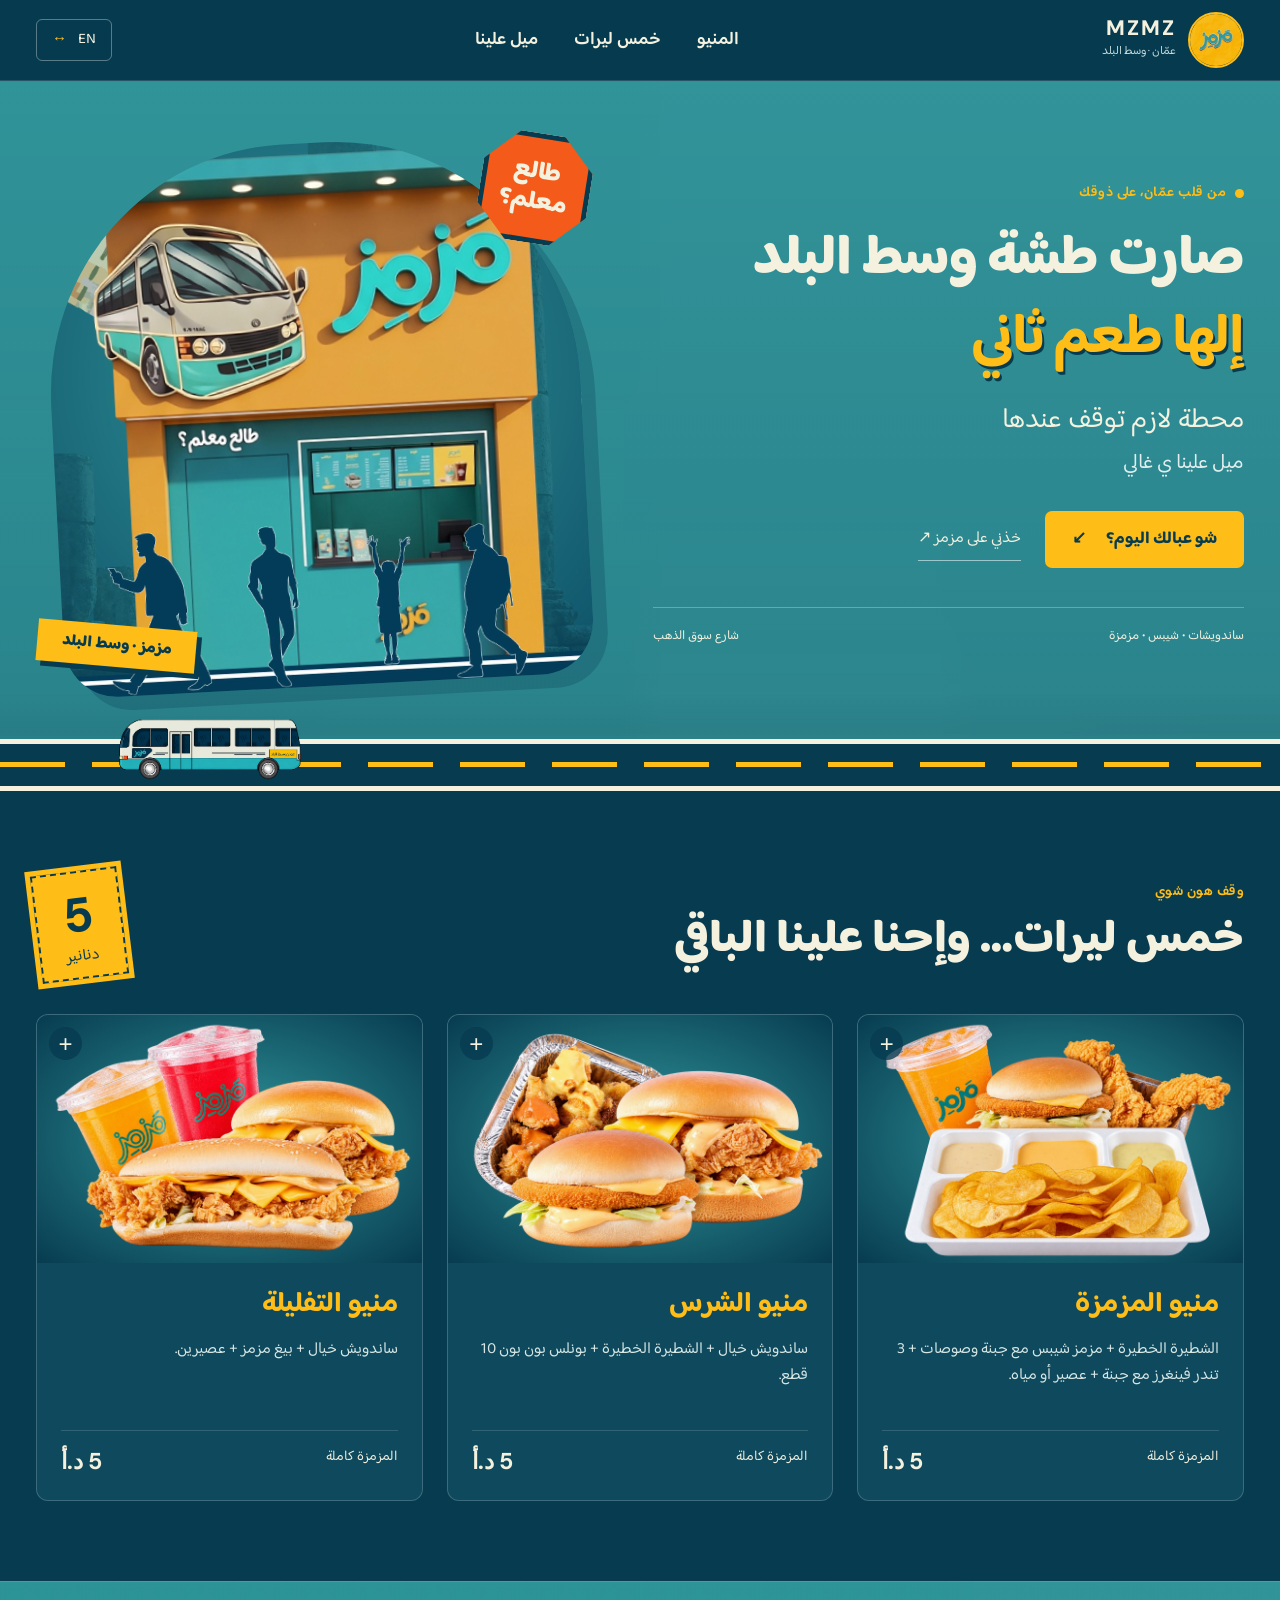
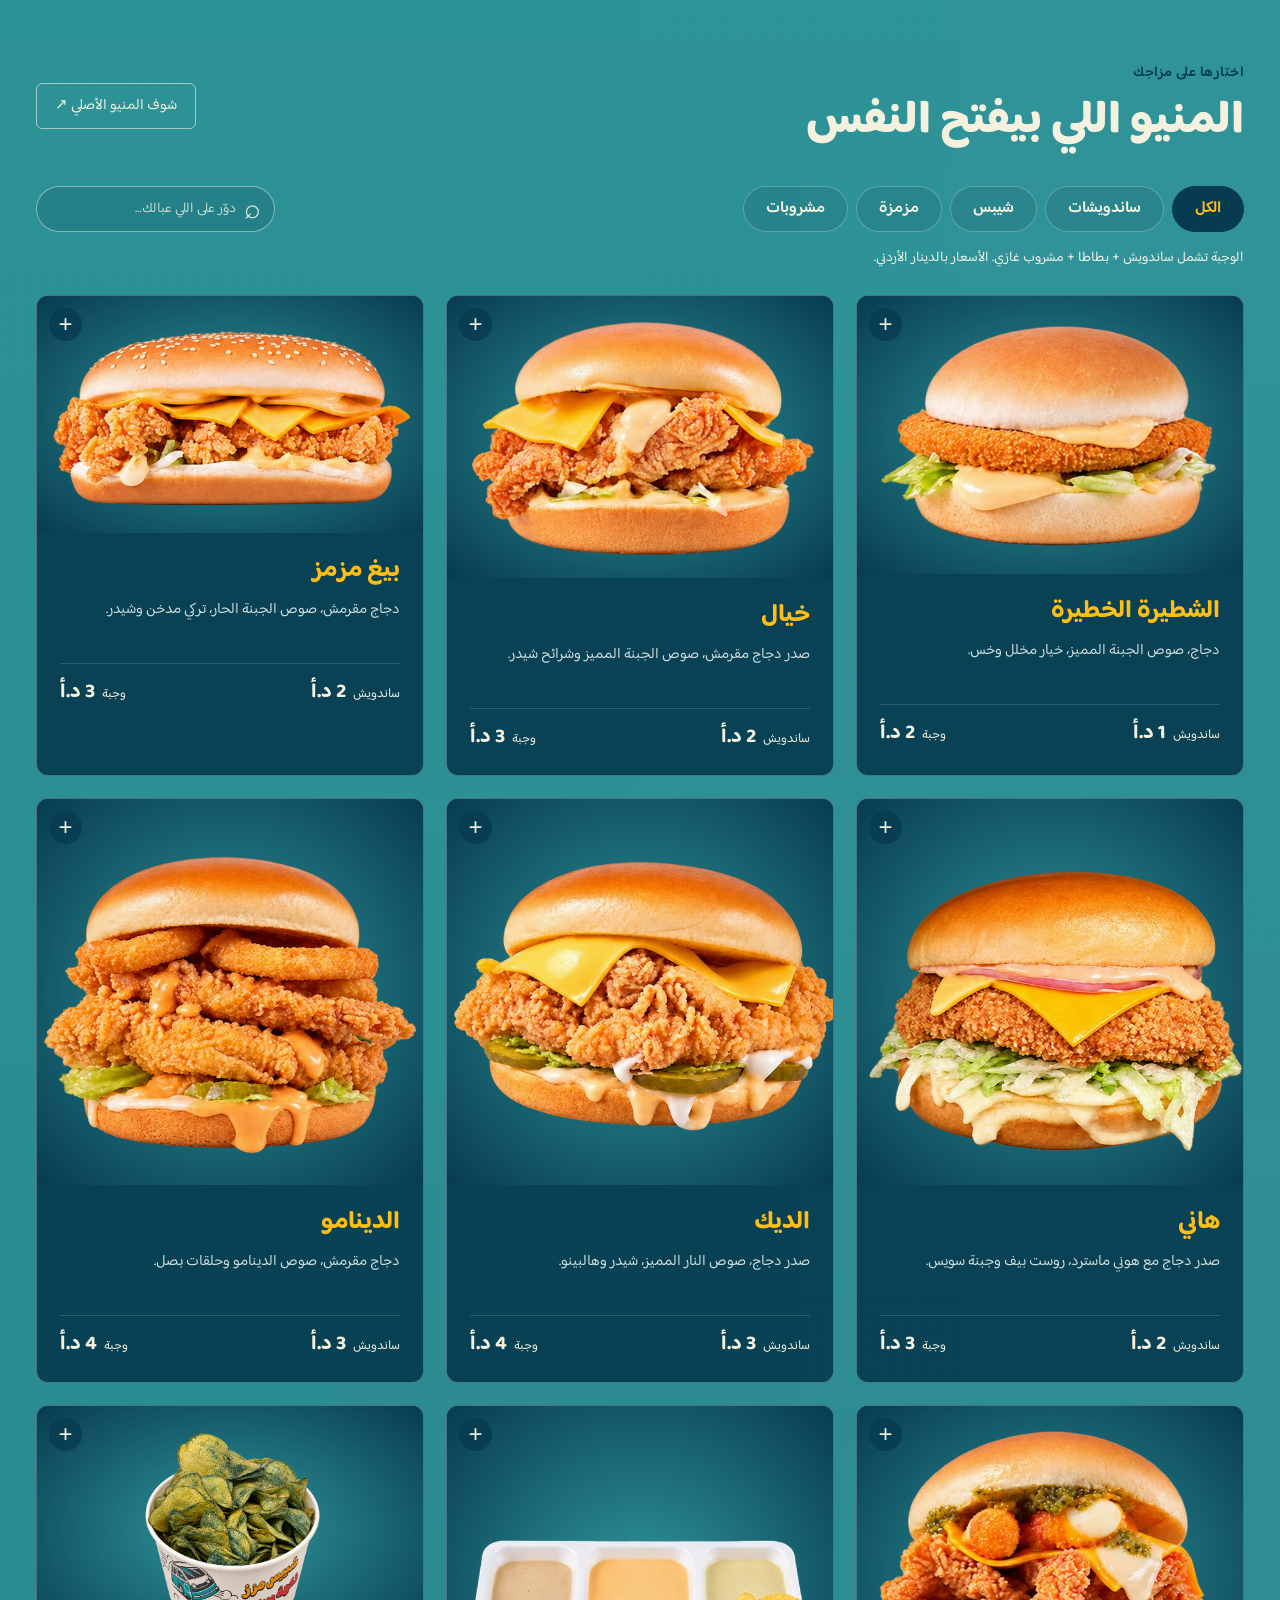
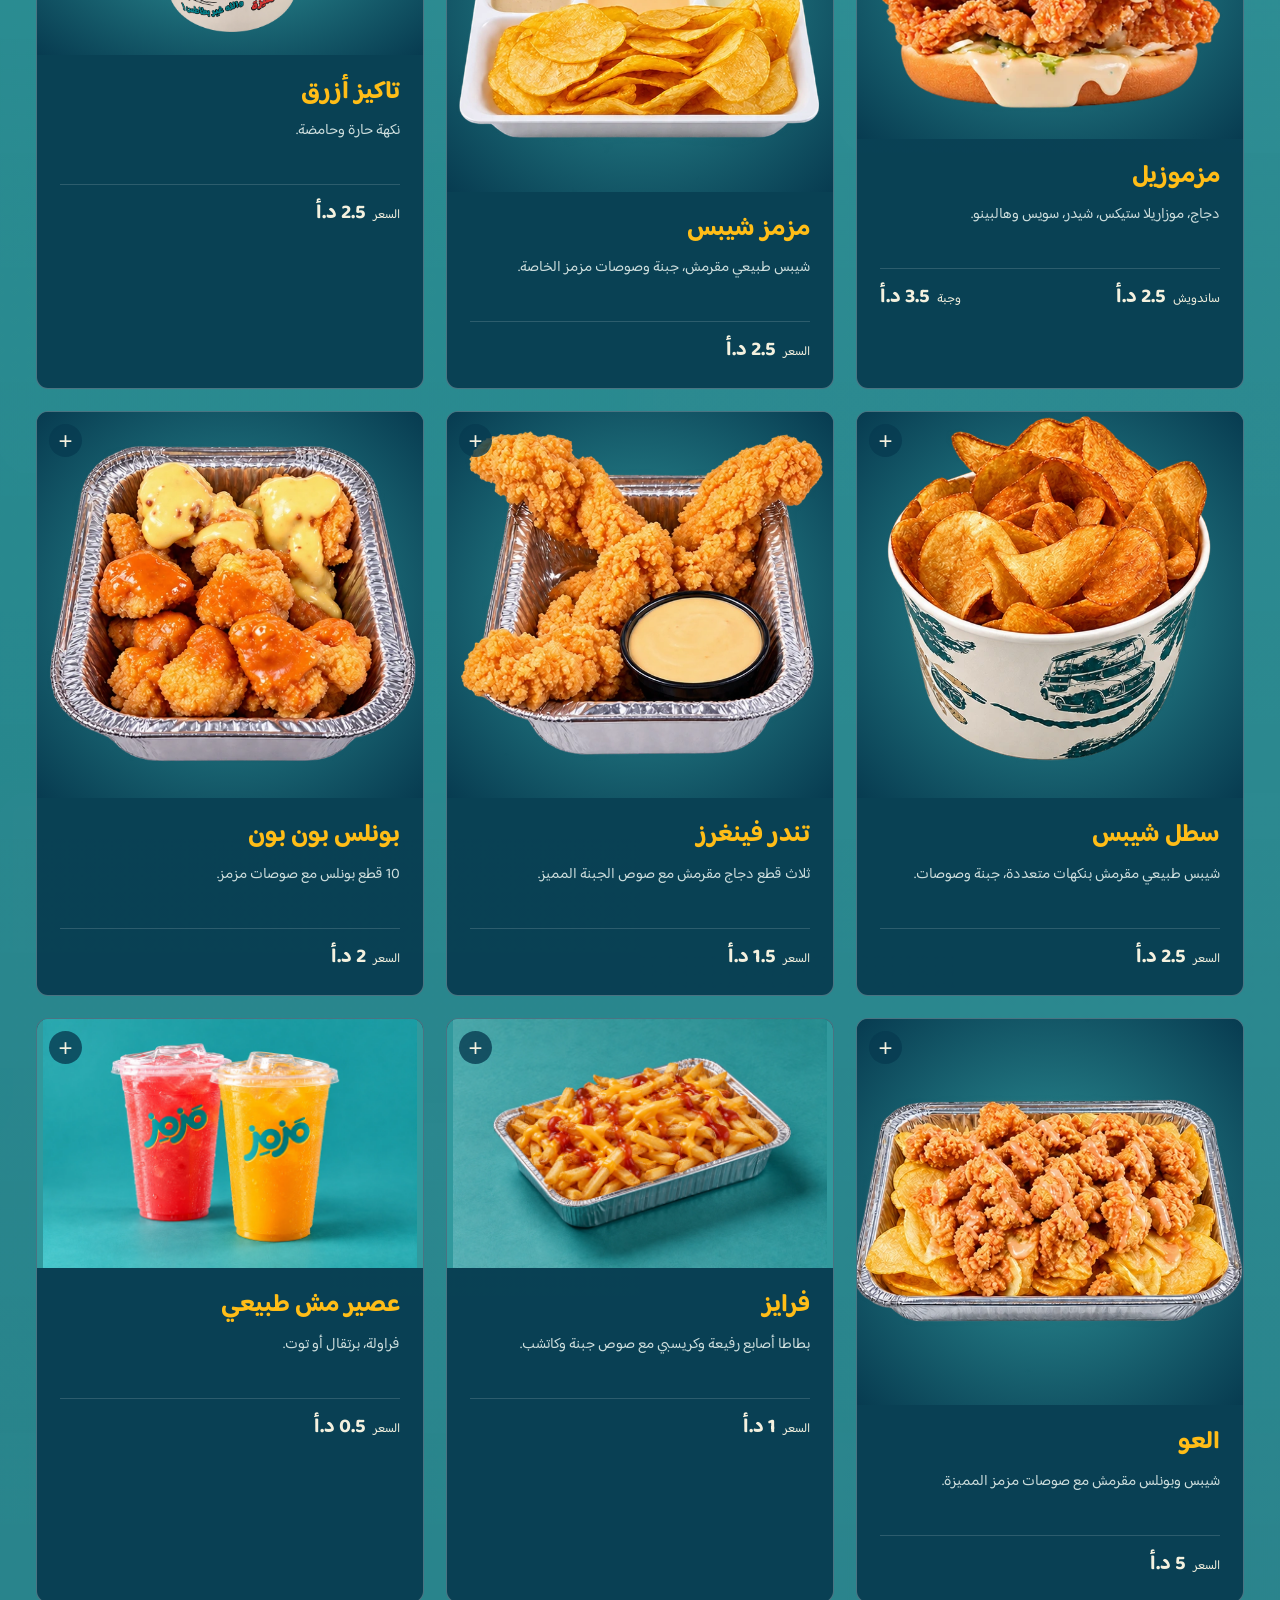
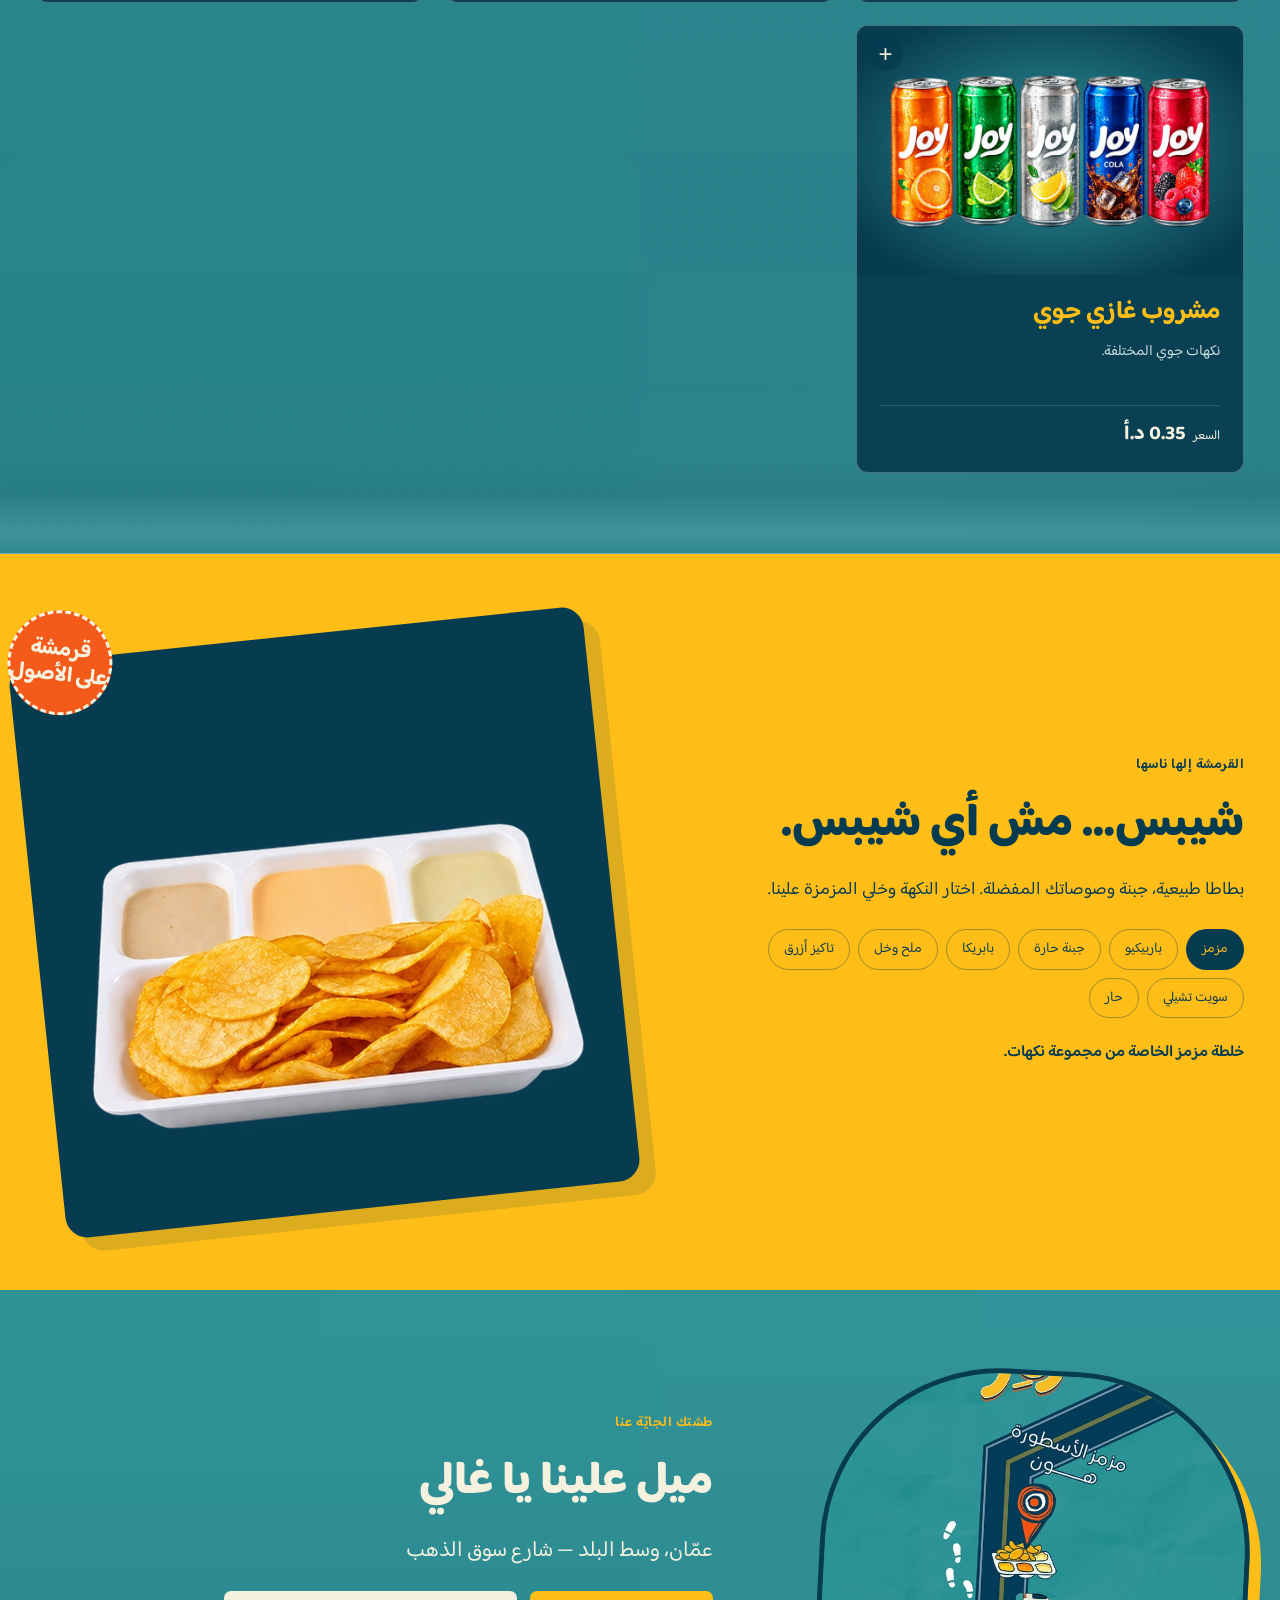
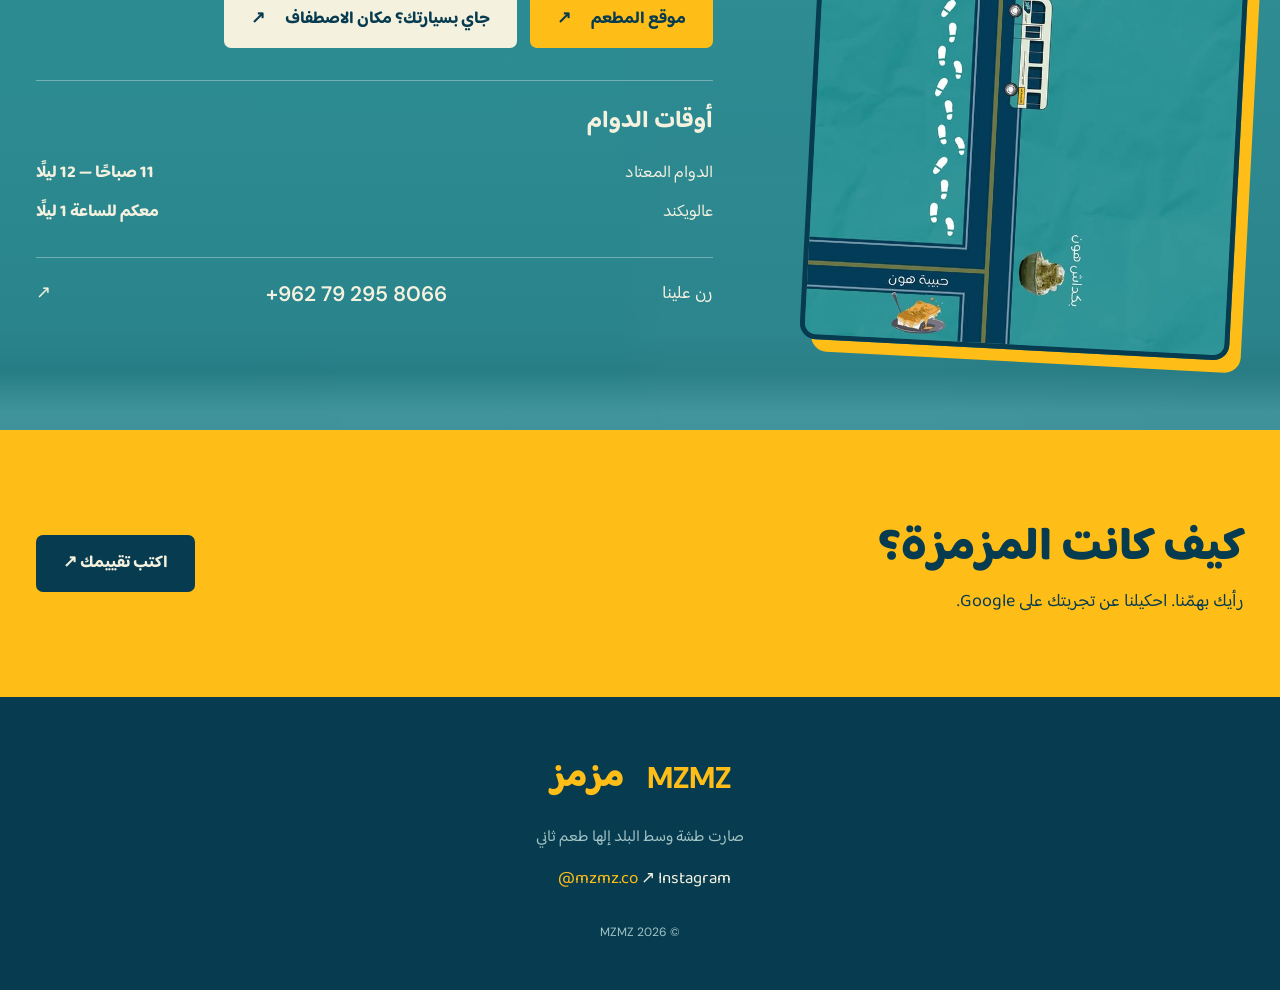
<file: index.html>
<!doctype html>
<html lang="ar" dir="rtl">
<head>
<meta charset="utf-8"><meta name="viewport" content="width=device-width,initial-scale=1">
<meta name="theme-color" content="#073b50"><meta name="description" content="مزمز — صارت طشة وسط البلد إلها طعم ثاني. تصفح المنيو والعروض واعرف موقعنا ومكان الاصطفاف في عمّان، شارع سوق الذهب.">
<title>مزمز | محطة لازم توقف عندها</title>
<link rel="icon" href="assets/brand.jpg"><link rel="preconnect" href="https://fonts.googleapis.com"><link rel="preconnect" href="https://fonts.gstatic.com" crossorigin>
<link href="https://fonts.googleapis.com/css2?family=Baloo+Bhaijaan+2:wght@400;500;600;700;800&family=DM+Sans:wght@400;500;600;700;800&display=swap" rel="stylesheet">
<link rel="stylesheet" href="style.css?v=20261007-clean-products"><script src="app.js?v=20261007-clean-products" defer></script>
</head>
<body>
<a class="skip" href="#menu" data-ar="انتقل إلى المنيو" data-en="Skip to menu">انتقل إلى المنيو</a>
<header><div class="nav-wrap">
<a href="#home" class="brand" aria-label="مزمز MZMZ"><img src="assets/brand.jpg" width="64" height="64" alt="مزمز"><span>MZMZ<span data-ar="عمّان · وسط البلد" data-en="AMMAN · DOWNTOWN">عمّان · وسط البلد</span></span></a>
<nav aria-label="Main navigation"><a href="#menu" data-ar="المنيو" data-en="Menu">المنيو</a><a href="#combos" data-ar="خمس ليرات" data-en="5 JD combos">خمس ليرات</a><a href="#visit" data-ar="ميل علينا" data-en="Find us">ميل علينا</a></nav>
<button id="language" class="language" type="button" aria-label="Switch to English">EN <span aria-hidden="true">↔</span></button>
</div></header>
<main>
<section id="home" class="hero paper">
<div class="hero-inner">
<div class="hero-copy"><p class="eyebrow"><span></span><span data-ar="من قلب عمّان، على ذوقك" data-en="FROM THE HEART OF AMMAN">من قلب عمّان، على ذوقك</span></p>
<h1><span data-ar="صارت طشة وسط البلد" data-en="Your downtown stroll">صارت طشة وسط البلد</span><strong data-ar="إلها طعم ثاني" data-en="just got tastier.">إلها طعم ثاني</strong></h1>
<p class="hero-sub" data-ar="محطة لازم توقف عندها" data-en="A stop you simply have to make.">محطة لازم توقف عندها</p>
<p class="welcome" data-ar="ميل علينا ي غالي" data-en="Swing by, you're always welcome.">ميل علينا ي غالي</p>
<div class="actions"><a class="btn yellow" href="#menu"><span data-ar="شو عبالك اليوم؟" data-en="Explore the menu">شو عبالك اليوم؟</span><span aria-hidden="true">↙</span></a><a class="text-link" href="https://maps.app.goo.gl/1GzGsH1aQZmYkQis6?g_st=ac" target="_blank" rel="noopener" data-ar="خذني على مزمز ↗" data-en="Take me to MZMZ ↗">خذني على مزمز ↗</a></div>
<div class="hero-meta"><span data-ar="ساندويشات • شيبس • مزمزة" data-en="SANDWICHES • CHIPS • BITES">ساندويشات • شيبس • مزمزة</span><span data-ar="شارع سوق الذهب" data-en="GOLD SOUK STREET">شارع سوق الذهب</span></div>
</div>
<div class="hero-art"><div class="orbit" aria-hidden="true"></div><div class="stamp" aria-hidden="true" data-ar="طالع\nمعلم؟" data-en="NEXT\nSTOP?">طالع<br>معلم؟</div>
<svg class="store-art" viewBox="310 535 795 815" role="img" aria-label="واجهة مطعم مزمز مع الباص" xmlns="http://www.w3.org/2000/svg"><image href="assets/bus-poster.jpg" width="1407" height="1760"/></svg>
<span class="art-caption" data-ar="مزمز · وسط البلد" data-en="MZMZ · DOWNTOWN">مزمز · وسط البلد</span>
</div>
</div>
<div class="road" aria-hidden="true"><img class="road-bus" src="assets/bus-clean.webp" alt="" width="2172" height="724"></div>
</section>
<section id="combos" class="section combos">
<div class="section-head"><div><p class="eyebrow" data-ar="وقف هون شوي" data-en="MAKE A LITTLE STOP">وقف هون شوي</p><h2 data-ar="خمس ليرات… وإحنا علينا الباقي" data-en="Five dinars. A whole lot of flavour.">خمس ليرات… وإحنا علينا الباقي</h2></div><span class="ticket"><b>5</b><span data-ar="دنانير" data-en="JD">دنانير</span></span></div>
<div id="combo-grid" class="combo-grid"></div>
</section>
<section id="menu" class="section menu-section paper">
<div class="section-head"><div><p class="eyebrow" data-ar="اختارها على مزاجك" data-en="FOLLOW YOUR CRAVINGS">اختارها على مزاجك</p><h2 data-ar="المنيو اللي بيفتح النفس" data-en="Something for every craving.">المنيو اللي بيفتح النفس</h2></div><button id="original-menu" class="outline" data-ar="شوف المنيو الأصلي ↗" data-en="Original menu ↗">شوف المنيو الأصلي ↗</button></div>
<div class="menu-controls"><div class="filters" role="group" aria-label="Menu categories"><button data-filter="all" aria-pressed="true" data-ar="الكل" data-en="All">الكل</button><button data-filter="sandwich" aria-pressed="false" data-ar="ساندويشات" data-en="Sandwiches">ساندويشات</button><button data-filter="chips" aria-pressed="false" data-ar="شيبس" data-en="Chips">شيبس</button><button data-filter="sides" aria-pressed="false" data-ar="مزمزة" data-en="Bites">مزمزة</button><button data-filter="drinks" aria-pressed="false" data-ar="مشروبات" data-en="Drinks">مشروبات</button></div><label class="search"><span aria-hidden="true">⌕</span><input id="search" type="search" placeholder="دوّر على اللي عبالك…" aria-label="البحث في المنيو"></label></div>
<p class="meal-note" data-ar="الوجبة تشمل ساندويش + بطاطا + مشروب غازي. الأسعار بالدينار الأردني." data-en="Sandwich meals include fries and a soft drink. All prices are in Jordanian dinars.">الوجبة تشمل ساندويش + بطاطا + مشروب غازي. الأسعار بالدينار الأردني.</p>
<div id="menu-grid" class="menu-grid" aria-live="polite"></div><p id="empty" hidden data-ar="ما لقينا هالصنف. جرّب اسم ثاني أو اختار الكل." data-en="No matches. Try another name or choose All.">ما لقينا هالصنف. جرّب اسم ثاني أو اختار الكل.</p>
</section>
<section class="flavour-section section"><div class="flavour-copy"><p class="eyebrow" data-ar="القرمشة إلها ناسها" data-en="FOR THE CRUNCH LOVERS">القرمشة إلها ناسها</p><h2 data-ar="شيبس… مش أي شيبس." data-en="Chips. With a twist.">شيبس… مش أي شيبس.</h2><p data-ar="بطاطا طبيعية، جبنة وصوصاتك المفضلة. اختار النكهة وخلي المزمزة علينا." data-en="Natural potato chips, cheese and your favourite sauces. Pick your flavour and get crunching.">بطاطا طبيعية، جبنة وصوصاتك المفضلة. اختار النكهة وخلي المزمزة علينا.</p><div id="flavours" class="flavours" role="group" aria-label="Chip flavours"></div><p id="flavour-description" aria-live="polite"></p></div><div class="chips-art"><svg viewBox="516 4 504 504" role="img" aria-label="مزمز شيبس مع الصوصات"><image href="assets/extras-hd.webp" width="1024" height="1024"/></svg><span class="round-label" data-ar="قرمشة\nعلى الأصول" data-en="FRESH\nCRUNCH">قرمشة<br>على الأصول</span></div></section>
<section id="visit" class="section visit-section paper"><div class="visit-art"><img src="assets/map-art.jpg" alt="رسم إرشادي لموقع مزمز في وسط البلد" loading="lazy" width="640" height="1138"></div><div class="visit-copy"><p class="eyebrow" data-ar="طشتك الجايّة عنا" data-en="YOUR NEXT DOWNTOWN STOP">طشتك الجايّة عنا</p><h2 data-ar="ميل علينا يا غالي" data-en="Come on over.">ميل علينا يا غالي</h2><p class="address" data-ar="عمّان، وسط البلد — شارع سوق الذهب" data-en="Gold Souk Street, Downtown Amman">عمّان، وسط البلد — شارع سوق الذهب</p><div class="visit-links"><a class="btn yellow" href="https://maps.app.goo.gl/1GzGsH1aQZmYkQis6?g_st=ac" target="_blank" rel="noopener"><span data-ar="موقع المطعم" data-en="Restaurant directions">موقع المطعم</span> ↗</a><a class="btn light" href="https://maps.app.goo.gl/khNb3M5Xykxi6mWMA?g_st=ac" target="_blank" rel="noopener"><span data-ar="جاي بسيارتك؟ مكان الاصطفاف" data-en="Driving? Find parking">جاي بسيارتك؟ مكان الاصطفاف</span> ↗</a></div><div class="hours"><h3 data-ar="أوقات الدوام" data-en="Opening hours">أوقات الدوام</h3><p><span data-ar="الدوام المعتاد" data-en="Regular hours">الدوام المعتاد</span><b data-ar="11 صباحًا — 12 ليلًا" data-en="11 AM — midnight">11 صباحًا — 12 ليلًا</b></p><p><span data-ar="عالويكند" data-en="Weekends">عالويكند</span><b data-ar="معكم للساعة 1 ليلًا" data-en="Open until 1 AM">معكم للساعة 1 ليلًا</b></p></div><a class="phone" href="tel:+962792958066"><span data-ar="رن علينا" data-en="Give us a call">رن علينا</span><b dir="ltr">+962 79 295 8066</b> ↗</a></div></section>
<section class="review-section section"><div><h2 data-ar="كيف كانت المزمزة؟" data-en="How was your MZMZ stop?">كيف كانت المزمزة؟</h2><p data-ar="رأيك بهمّنا. احكيلنا عن تجربتك على Google." data-en="We'd love to hear about your visit. Leave your review on Google.">رأيك بهمّنا. احكيلنا عن تجربتك على Google.</p></div><a class="btn navy" href="https://search.google.com/local/writereview?placeid=ChIJUQv2_d9fGxURoTTjU7AlyJw" target="_blank" rel="noopener" data-ar="اكتب تقييمك ↗" data-en="Leave a review ↗">اكتب تقييمك ↗</a></section>
</main>
<footer><a class="footer-logo" href="#home">MZMZ<span data-ar="مزمز" data-en="مزمز">مزمز</span></a><p data-ar="صارت طشة وسط البلد إلها طعم ثاني" data-en="A whole new flavour to downtown Amman.">صارت طشة وسط البلد إلها طعم ثاني</p><a href="https://www.instagram.com/mzmz.co/" target="_blank" rel="noopener">Instagram ↗ <span dir="ltr">@mzmz.co</span></a><small>© <span id="year"></span> MZMZ</small></footer>
<div class="mobile-dock"><a href="#menu" data-ar="المنيو" data-en="Menu">المنيو</a><a href="tel:+962792958066" data-ar="اتصل فينا" data-en="Call us">اتصل فينا</a><a href="#visit" data-ar="الموقع والاصطفاف" data-en="Directions & parking">الموقع والاصطفاف</a></div>
<dialog id="photo-dialog" aria-labelledby="dialog-caption"><button class="close-dialog" type="button" aria-label="إغلاق / Close">×</button><div id="dialog-product" hidden></div><img id="dialog-image" alt=""><p id="dialog-caption"></p></dialog>
</body></html>
</file>
<file: style.css>
:root{--navy:#073b50;--deep:#052f41;--teal:#31999d;--yellow:#ffbd17;--orange:#f45a19;--cream:#f4f1df;--font:'Baloo Bhaijaan 2',Tahoma,sans-serif}*{box-sizing:border-box}html{scroll-behavior:smooth;scroll-padding-top:95px}body{margin:0;background:var(--navy);color:var(--cream);font:18px/1.6 var(--font)}html[lang=en] body{--font:'DM Sans',Arial,sans-serif}button,input{font:inherit}button,a{-webkit-tap-highlight-color:transparent}a{color:inherit;text-decoration:none}button{cursor:pointer}button,a,input{outline-offset:5px}button:focus-visible,a:focus-visible,input:focus-visible{outline:3px solid var(--orange)}button{color:inherit}img,svg{display:block;max-width:100%}h1,h2,h3,p{margin:0}h2{font-size:clamp(30px,3.6vw,48px);line-height:1.25;font-weight:800}h3{line-height:1.35}.skip{position:fixed;top:-80px;padding:10px;background:var(--yellow);color:var(--navy);z-index:50}.skip:focus{top:10px}header{position:sticky;top:0;z-index:20;background:#073b50f5;border-bottom:1px solid #ffffff22;backdrop-filter:blur(15px)}.nav-wrap{max-width:1320px;margin:auto;padding:12px 36px;display:flex;align-items:center;justify-content:space-between;gap:25px}.brand{display:flex;align-items:center;gap:12px;font:800 21px/1.2 'DM Sans',sans-serif;letter-spacing:2px}.brand img{width:56px;height:56px;border-radius:50%;border:2px solid var(--yellow)}.brand span span{display:block;font:12px/1.9 var(--font);letter-spacing:0;color:#c5dddd}nav{display:flex;gap:36px;font-weight:600}nav a{position:relative}nav a:after{content:'';position:absolute;bottom:0;inset-inline:0;height:2px;background:var(--yellow);transform:scaleX(0);transition:.2s}nav a:hover:after{transform:scaleX(1)}.language{background:none;border:1px solid #ffffff55;border-radius:6px;font-size:15px;padding:8px 15px}.language span{color:var(--yellow);margin-inline-start:8px}.paper{background-color:var(--teal);background-image:linear-gradient(#31999d12,#073b5033),url('assets/combo-full.jpg');background-size:cover,2000%;background-position:center,right bottom}.hero{overflow:hidden;position:relative}.hero-inner{max-width:1320px;margin:auto;min-height:670px;padding:62px 36px 105px;display:grid;grid-template-columns:1.05fr 1fr;gap:55px;align-items:center}.eyebrow{display:flex;gap:9px;align-items:center;font-size:14px;letter-spacing:.5px;font-weight:600;margin-bottom:20px;color:var(--yellow)}.eyebrow>span:first-child:empty{width:9px;height:9px;background:var(--yellow);border-radius:50%}h1{font-size:clamp(39px,4.4vw,64px);line-height:1.28;font-weight:800;letter-spacing:-1px}h1>span{display:block}h1 strong{display:block;color:var(--yellow);text-shadow:2px 3px 0 var(--navy);margin-top:7px}.hero-sub{font-size:28px;margin-top:23px}.welcome{font-size:21px;color:#e2eeee;margin-top:3px}.actions{display:flex;gap:24px;align-items:center;margin-top:31px;flex-wrap:wrap}.btn{display:inline-flex;align-items:center;justify-content:center;gap:20px;padding:13px 25px;border:2px solid transparent;border-radius:7px;font-weight:700;transition:transform .2s,box-shadow .2s;font-size:17px}.btn:hover{transform:translateY(-3px);box-shadow:0 7px 0 #052f4155}.yellow{background:var(--yellow);color:var(--navy)}.navy{background:var(--navy);color:var(--cream)}.light{background:#f4f1df;color:var(--navy)}.text-link{font-size:16px;border-bottom:1px solid #fff8;padding:8px 0}.hero-meta{margin-top:39px;padding-top:18px;border-top:1px solid #fff4;display:flex;gap:15px;justify-content:space-between;font-size:13px}.hero-art{position:relative;isolation:isolate;max-width:530px;justify-self:center;width:100%}.orbit{position:absolute;width:98%;aspect-ratio:1;border:2px dashed var(--yellow);border-radius:50%;top:2%;z-index:-1;transform:rotate(-20deg)}.store-art{width:100%;border-radius:46% 46% 10% 10%;box-shadow:14px 14px 0 #073b5040;transform:rotate(-3deg)}.stamp{position:absolute;z-index:2;top:-10px;inset-inline-start:-8px;width:110px;height:110px;background:var(--orange);border:5px solid var(--navy);outline:2px solid var(--cream);clip-path:polygon(30% 0,70% 0,100% 30%,100% 70%,70% 100%,30% 100%,0 70%,0 30%);display:grid;place-content:center;text-align:center;font-size:25px;font-weight:800;line-height:1.2;transform:rotate(9deg);white-space:pre-line}.art-caption{position:absolute;bottom:20px;inset-inline-end:-15px;padding:8px 25px;background:var(--yellow);color:var(--navy);font-size:16px;font-weight:800;transform:rotate(5deg);box-shadow:5px 5px 0 var(--navy)}.road{height:52px;background:var(--navy);position:absolute;bottom:0;width:100%;border-block:5px solid var(--cream)}.road:before{content:'';position:absolute;top:18px;width:100%;height:5px;background:repeating-linear-gradient(90deg,var(--yellow) 0 65px,transparent 65px 92px)}.road-bus{width:215px;height:86px;position:absolute;bottom:3px;left:8%;animation:arrive 1.5s ease-out both}@keyframes arrive{from{transform:translateX(-100vw)}to{transform:translateX(0)}}.section{padding:80px max(36px,calc((100vw - 1248px)/2))}.section-head{display:flex;align-items:center;justify-content:space-between;gap:25px;margin-bottom:35px}.section-head .eyebrow{margin-bottom:9px}.ticket{background:var(--yellow);color:var(--navy);padding:10px 25px;text-align:center;border:2px dashed var(--navy);outline:5px solid var(--yellow);transform:rotate(-7deg);line-height:1.15;flex-shrink:0}.ticket b{font:800 48px 'DM Sans',sans-serif;display:block}.ticket span{font-size:16px}.combo-grid{display:grid;grid-template-columns:repeat(3,1fr);gap:24px}.combo-card{border:1px solid #ffffff30;border-radius:12px;overflow:hidden;background:#0e495d;transition:transform .25s}.combo-card:hover{transform:translateY(-6px)}.combo-card .combo-img{background:#31999d;position:relative;cursor:zoom-in}.combo-img svg{width:100%;aspect-ratio:1.42}.combo-card .copy{padding:24px}.combo-card h3{font-size:28px;color:var(--yellow)}.combo-card p{font-size:16px;color:#d6e6e4;min-height:75px;margin-top:12px}.combo-card .price-row{display:flex;justify-content:space-between;border-top:1px solid #ffffff25;padding-top:15px;margin-top:18px;font-size:14px}.price-row b{font:700 23px 'DM Sans',sans-serif}.menu-section{border-block:1px solid #ffffff30}.menu-section .eyebrow{color:var(--navy)}.outline{background:transparent;border:1px solid #f4f1df99;padding:10px 18px;border-radius:6px;flex-shrink:0;font-size:15px}.outline:hover{background:#073b5030}.menu-controls{display:flex;gap:20px;justify-content:space-between;align-items:center;margin:30px 0 15px}.filters{display:flex;gap:8px;flex-wrap:wrap}.filters button{background:#073b5025;border:1px solid #ffffff40;padding:9px 22px;border-radius:50px;font-size:16px;font-weight:600}.filters button[aria-pressed=true]{background:var(--navy);border-color:var(--navy);color:var(--yellow)}.search{display:flex;align-items:center;background:#073b5030;padding:3px 13px;border:1px solid #ffffff70;border-radius:30px;max-width:260px}.search span{font:28px Arial}.search input{background:transparent;border:0;padding:8px;min-width:0;width:100%;color:var(--cream);font-size:14px}.search input::placeholder{color:#f4f1dfcc}.meal-note{font-size:14px;margin-bottom:25px;color:#f3f4e9}.menu-grid{display:grid;grid-template-columns:repeat(3,1fr);gap:22px}.menu-card{border:1px solid #ffffff44;border-radius:12px;background:#073b50eb;overflow:hidden}.food-visual{width:100%;border:0;display:block;background:#31999d;position:relative;padding:0;cursor:zoom-in;overflow:hidden}.food-visual svg{width:100%;aspect-ratio:1.55;transition:transform .35s}.food-visual:hover svg{transform:scale(1.05)}.zoom-mark{position:absolute;top:12px;inset-inline-end:12px;font:24px Arial;background:#073b50c9;border-radius:50%;width:33px;height:33px;display:grid;place-content:center;color:var(--cream)}.menu-copy{padding:21px 23px}.menu-copy h3{font-size:25px;color:var(--yellow)}.menu-copy p{font-size:15px;color:#cfdfde;margin:10px 0 17px;min-height:48px}.prices{display:flex;justify-content:space-between;gap:10px;padding-top:13px;border-top:1px solid #ffffff25;font-size:13px}.prices b{font-size:20px;color:var(--cream);margin-inline-start:7px}.flavour-section{background:var(--yellow);color:var(--navy);display:grid;grid-template-columns:1fr 1fr;gap:55px;align-items:center;position:relative;overflow:hidden}.flavour-section .eyebrow{color:var(--navy)}.flavour-copy>p:not(.eyebrow){margin-top:22px;max-width:490px}.flavours{display:flex;flex-wrap:wrap;gap:8px;margin-top:25px}.flavours button{background:transparent;border:1px solid #073b5060;color:var(--navy);padding:8px 15px;border-radius:30px;font-size:14px}.flavours button[aria-pressed=true]{background:var(--navy);color:var(--yellow)}#flavour-description{font-size:16px;font-weight:600;min-height:50px}.chips-art{position:relative;transform:rotate(-6deg)}.chips-art svg{border:8px solid var(--navy);border-radius:22px;box-shadow:15px 15px 0 #073b5022}.round-label{position:absolute;top:-50px;inset-inline-end:0;width:105px;height:105px;border-radius:50%;background:var(--orange);color:var(--cream);border:3px dashed var(--cream);display:grid;place-content:center;text-align:center;font-size:22px;font-weight:700;line-height:1.1;white-space:pre-line;transform:rotate(12deg)}.visit-section{display:grid;grid-template-columns:.8fr 1.2fr;gap:80px;align-items:center}.visit-art{height:580px;max-width:430px;border-radius:180px 180px 16px 16px;overflow:hidden;border:5px solid var(--navy);box-shadow:12px 12px 0 var(--yellow);transform:rotate(3deg)}.visit-art img{width:100%;height:100%;object-fit:cover}.address{font-size:22px;margin:22px 0}.visit-links{display:flex;flex-wrap:wrap;gap:13px}.hours{margin-top:32px;border-block:1px solid #fff5;padding:25px 0}.hours h3{font-size:24px;margin-bottom:15px}.hours p{display:flex;justify-content:space-between;gap:15px;font-size:17px;padding:6px 0}.phone{margin-top:22px;display:flex;align-items:center;justify-content:space-between;gap:10px}.phone b{font:600 21px 'DM Sans',sans-serif}.review-section{background:var(--yellow);color:var(--navy);display:flex;justify-content:space-between;align-items:center;gap:30px}.review-section h2{margin:10px 0}.review-section p{font-size:18px}footer{padding:50px 36px;text-align:center;display:flex;align-items:center;flex-direction:column;gap:16px}footer .footer-logo{font:800 30px 'DM Sans',sans-serif;color:var(--yellow);display:flex;gap:15px;align-items:center}footer .footer-logo span{font:800 36px 'Baloo Bhaijaan 2',Tahoma,sans-serif}footer p{font-size:16px;color:#a4c5c6}footer>a:not(.footer-logo){font-size:17px}footer>a span{margin-inline-start:8px;color:var(--yellow)}footer small{font:12px 'DM Sans',sans-serif;color:#a4c5c6;margin-top:15px}.mobile-dock{display:none}dialog{border:1px solid #fff5;background:var(--navy);color:var(--cream);border-radius:14px;padding:30px 16px 16px;max-width:min(92vw,800px);max-height:92vh;overflow:auto}dialog::backdrop{background:#021c27dd;backdrop-filter:blur(5px)}dialog img{max-height:78vh;margin:auto;object-fit:contain}dialog p{text-align:center;padding-top:12px}.close-dialog{position:sticky;top:0;float:right;border:0;background:var(--yellow);color:var(--navy);border-radius:50%;width:40px;height:40px;font-size:30px;z-index:2;line-height:1}.hero-art svg,.chips-art svg{isolation:isolate}html[lang=en] h1{font-size:clamp(38px,4.1vw,59px);line-height:1.12}html[lang=en] .combo-card h3{font-size:25px}html[lang=en] .menu-copy h3{font-size:22px}html[lang=en] .menu-copy p{line-height:1.65}html[lang=en] .hero-sub{font-size:23px}html[lang=en] .welcome{font-size:17px}html[lang=en] .hero-meta{font-size:11px}
@media(min-width:1500px){.hero-inner{min-height:720px}}@media(max-width:1000px){.hero-inner{gap:30px;min-height:590px}h1{font-size:43px}.hero-meta{flex-direction:column;gap:2px}.section{padding:65px 28px}.nav-wrap{padding-inline:28px}.menu-controls{flex-wrap:wrap}.search{max-width:100%;width:100%}.menu-grid{grid-template-columns:repeat(2,1fr)}.combo-card .copy{padding:18px}.combo-card h3{font-size:24px}.combo-card p{min-height:115px}.visit-section{gap:45px}.hours p{font-size:15px}.visit-art{height:530px}.phone b{font-size:18px}}@media(max-width:680px){body{font-size:17px}html{scroll-padding-top:85px}.nav-wrap{padding:10px 18px;gap:10px}.brand{font-size:17px;gap:8px}.brand img{width:43px;height:43px}.brand span span{font-size:10px}nav{gap:15px;font-size:14px}nav a:nth-child(2){display:none}.language{padding:6px 9px;font-size:12px}.language span{display:none}.hero-inner{grid-template-columns:1fr;padding:35px 23px 90px;gap:32px;text-align:center}.hero-copy .eyebrow{justify-content:center;font-size:12px;margin-bottom:16px}h1{font-size:43px;line-height:1.22;letter-spacing:-.5px}.hero-sub{font-size:23px;margin-top:17px}.welcome{font-size:19px}.actions{justify-content:center;gap:18px;margin-top:23px}.btn{font-size:15px;padding:11px 18px}.hero-meta{display:none}.hero-art{max-width:320px}.stamp{width:80px;height:80px;font-size:19px;inset-inline-start:-5px}.art-caption{font-size:13px;bottom:15px;inset-inline-end:0}.road{height:39px}.road:before{top:12px}.road-bus{width:160px;height:64px}.section{padding:52px 21px}.section-head{gap:18px;align-items:flex-start;margin-bottom:28px}.section-head h2{font-size:31px}.eyebrow{font-size:12px}.ticket{padding:8px 15px}.ticket b{font-size:34px}.ticket span{font-size:13px}.combo-grid{grid-template-columns:1fr;gap:20px}.combo-card{display:grid;grid-template-columns:1fr 1.15fr}.combo-img svg{height:100%;min-height:240px;aspect-ratio:auto}.combo-card .copy{padding:19px 16px}.combo-card h3{font-size:24px}.combo-card p{min-height:0;font-size:14px}.combo-card .price-row{margin-top:13px;font-size:12px}.menu-section .section-head{flex-direction:column;gap:17px}.outline{font-size:13px;padding:8px 12px}.menu-controls{gap:13px;margin-top:20px}.filters{gap:6px;flex-wrap:nowrap;overflow:auto;width:100%;padding-bottom:6px}.filters button{padding:8px 14px;font-size:13px;white-space:nowrap}.menu-grid{gap:12px}.menu-copy{padding:15px 12px}.menu-copy h3{font-size:21px}.menu-copy p{font-size:13px;min-height:60px;margin:8px 0 12px}.prices{flex-direction:column;font-size:12px;padding-top:9px;gap:2px}.prices b{font-size:18px}.zoom-mark{width:25px;height:25px;font-size:19px;top:8px;inset-inline-end:8px}.food-visual svg{aspect-ratio:1.25}.meal-note{font-size:12px}.flavour-section{grid-template-columns:1fr;gap:65px;padding-bottom:65px}.flavour-copy h2{font-size:35px}.chips-art{margin-inline:12px}.round-label{width:85px;height:85px;font-size:19px;top:-35px}.flavour-copy>p:not(.eyebrow){font-size:16px}.visit-section{grid-template-columns:1fr;gap:40px}.visit-art{order:2;height:360px;width:220px;margin:auto;border-radius:100px 100px 12px 12px}.visit-copy h2{font-size:36px}.address{font-size:19px}.visit-links{flex-direction:column}.hours p{font-size:15px}.phone b{font-size:19px}.review-section{align-items:flex-start;flex-direction:column;gap:25px}.review-section p{font-size:16px}.review-section .btn{width:100%}.review-section h2{font-size:34px}footer{padding:40px 22px 105px}.mobile-dock{display:flex;position:fixed;z-index:18;bottom:12px;left:12px;right:12px;border:1px solid #ffe59277;border-radius:11px;overflow:hidden;background:var(--navy);box-shadow:0 6px 30px #0006}.mobile-dock a{padding:13px 8px;flex:1;text-align:center;font-size:13px}.mobile-dock a:first-child{color:var(--navy);background:var(--yellow);font-weight:800}.mobile-dock a+a{border-inline-start:1px solid #fff2}html[lang=en] h1{font-size:40px}html[lang=en] .combo-card h3{font-size:21px}html[lang=en] .combo-card p{font-size:12px}html[lang=en] .menu-copy h3{font-size:17px}html[lang=en] .menu-copy p{font-size:12px;min-height:80px}html[lang=en] .section-head h2{font-size:29px}html[lang=en] nav{font-size:12px}html[lang=en] .hours p{font-size:13px}}
@media(prefers-reduced-motion:reduce){html{scroll-behavior:auto}*,*:before,*:after{animation:none!important;transition:none!important}}

/* Standalone product photography: show the entire drink or plate. */
.food-visual .product-photo{display:block;width:100%;height:auto;aspect-ratio:1.55;object-fit:contain;background:#31999d;transition:transform .35s}.food-visual:hover .product-photo{transform:scale(1.025)}.road-bus{object-fit:contain;height:auto;bottom:3px}@media(max-width:680px){.food-visual .product-photo{aspect-ratio:1.25}.road-bus{height:auto}}

/* Keep enlarged products inside their original crop; menu sheets remain complete. */
#dialog-product{width:min(760px,80vw);clear:both}
#dialog-product svg{display:block;width:100%;height:auto;margin:auto;overflow:hidden;background:var(--navy);border-radius:10px}
#dialog-image[hidden],#dialog-product[hidden]{display:none}
.flavour-menu{display:grid;grid-template-columns:repeat(2,minmax(0,1fr));gap:14px;margin-top:22px}
.flavour-page{padding:7px;border:1px solid #073b5040;border-radius:12px;background:var(--navy);color:var(--cream);cursor:zoom-in;overflow:hidden}
.flavour-page img{display:block;width:100%;height:auto;border-radius:7px}
.flavour-page span{display:block;padding:10px 4px;font-size:13px;line-height:1.5}
.flavour-page:hover{box-shadow:0 5px 16px #073b5030}
.flavour-page:focus-visible{outline:3px solid var(--orange);outline-offset:4px}

[data-photo="joy-cola-hd"]{background:radial-gradient(ellipse at center,#31999d 0%,var(--navy) 85%)}
[data-photo="joy-cola-hd"] .product-photo{background:transparent;padding:12px}
#dialog-image[src$="joy-cola-hd.webp"]{background:radial-gradient(ellipse at center,#31999d,var(--navy));border-radius:12px}

/* High-resolution product sheets use a complete quadrant per item. */
.food-visual:has(image[href$="-hd.webp"]){background:radial-gradient(ellipse at center,#31999d,var(--navy))}
.food-visual svg:has(image[href$="-hd.webp"]){aspect-ratio:1}
.combo-img .product-photo{background:radial-gradient(ellipse at center,#31999d,var(--navy));object-fit:contain}
@media(max-width:680px){.combo-img .product-photo{height:100%;aspect-ratio:auto;min-height:240px}}

[data-photo="takis-bucket-hd"] .product-photo{padding:14px;background:radial-gradient(ellipse at center,#31999d,var(--navy))}
#dialog-image[src$="takis-bucket-hd.webp"]{padding:12px;background:var(--navy);border-radius:12px}

.chips-art svg{display:block;width:100%;background:var(--navy);padding:16px}
</file>
